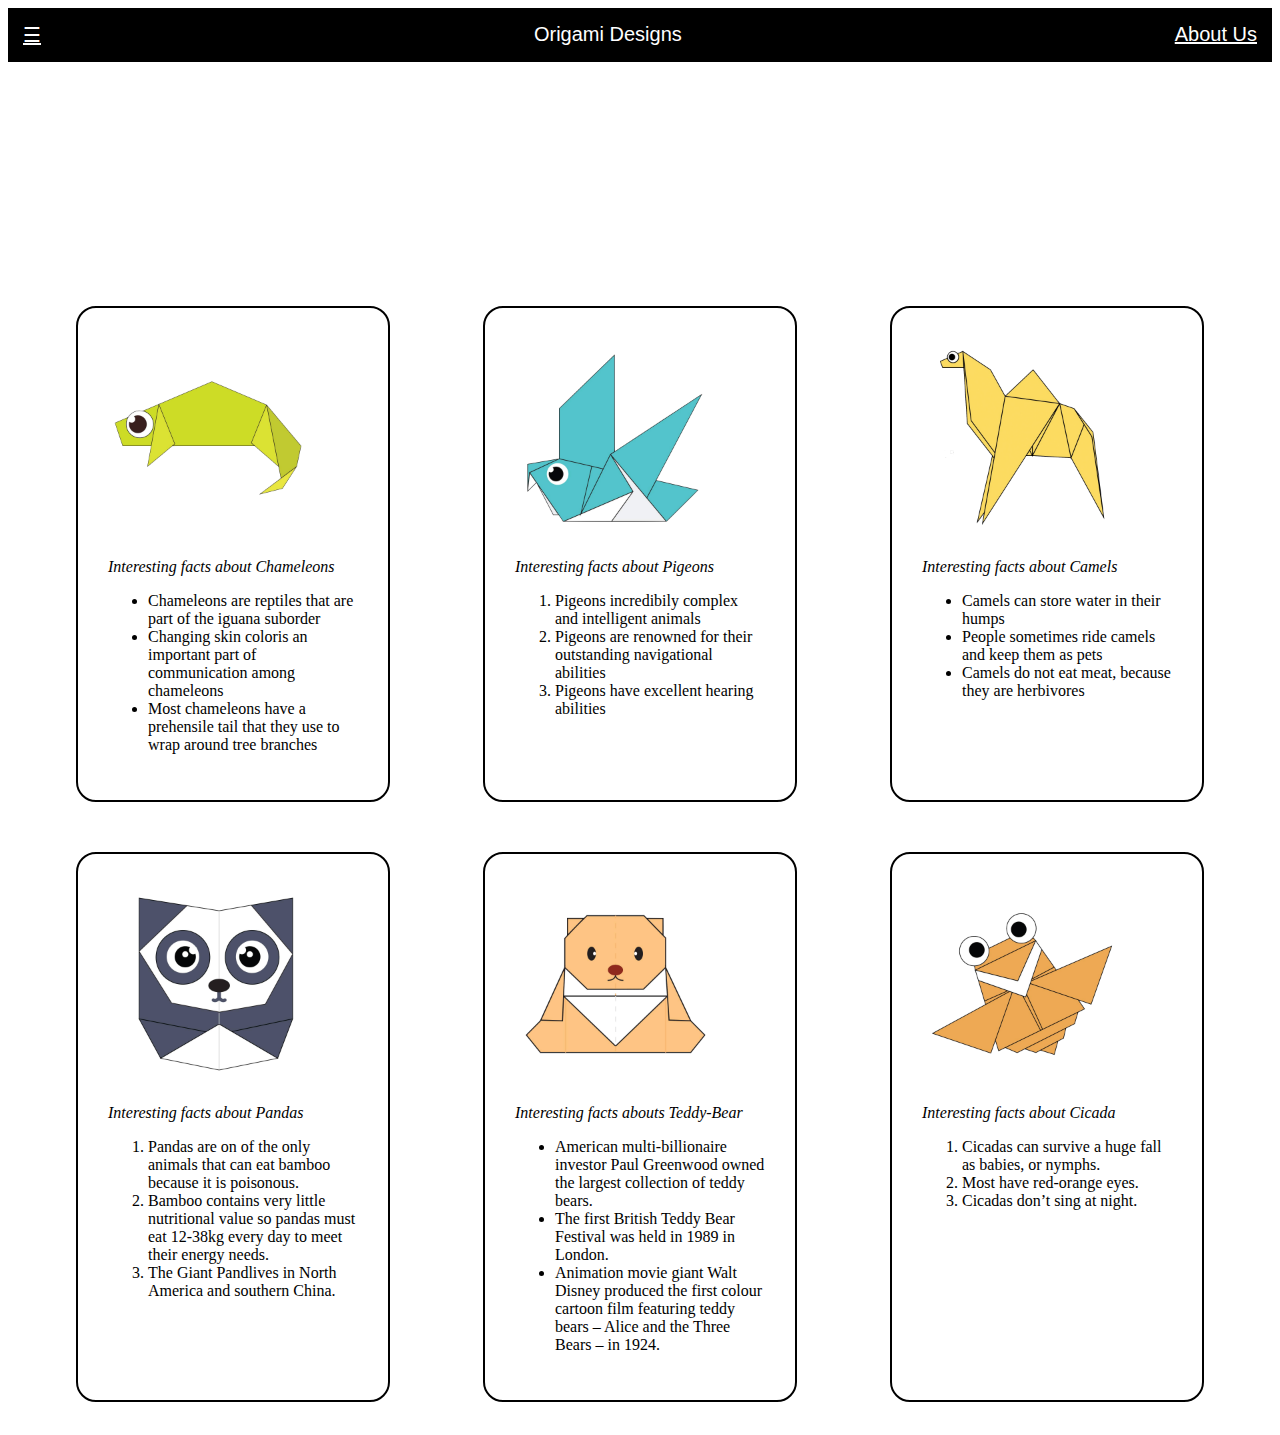
<file: Project 52/index.html>
<!DOCTYPE html>
<html>

<head>
    <title>Origami Designs</title>
    <link rel="stylesheet" type="text/css" href="style.css" />
    <style>
    </style>
</head>

<body>

    <div class="header">
        <div class="menu">
            <div><a href="#">☰</a></div>
            <div>Origami Designs</div>
            <div> <a href="aboutus.html"> About Us</a></div>
        </div>
    </div>

    <div class="bodyimg">
        <div class="introtitle">
            <h1>
                Origami Instructions and Diagrams
            </h1>
        </div>
        <div class="intro">

            <h3>
                Step by step diagrams are probably the most popular and easiest to follow way tp show how to fold things
                out
                of paper.
                Trying to find a good origami instructions on the Internetcan be a lot of work though.
                To help your search we've put together the largest database of free orogami diagrams anywhere on the
                Internet.
            </h3>
        </div>
    </div>

    <a href="followus.html"> Follow Us</a>
    <br>
    <br>
    <div class="grid">
        <div class="origami">

            <a href="https://origami.me/chameleon/">
                <img src="images/chameleon.png" width="200px" height="200px"></a>
            <p><i>Interesting facts about Chameleons</i></p>
            <ul>
                <li>Chameleons are reptiles that are part of the iguana suborder</li>
                <li>Changing skin coloris an important part of communication among chameleons</li>
                <li>Most chameleons have a prehensile tail that they use to wrap around tree branches</li>
            </ul>
        </div>
        <div class="origami">


            <a href="https://origami.me/pigeon/">
                <img src="images/pigeon.png" width="200px" height="200px"></a>
            <p><i>Interesting facts about Pigeons</i></p>
            <ol>
                <li>Pigeons incredibily complex and intelligent animals</li>
                <li>Pigeons are renowned for their outstanding navigational abilities</li>
                <li>Pigeons have excellent hearing abilities</li>
            </ol>
        </div>
        <div class="origami">
            <a href="https://origami.me/camel/">
                <img src="images/camel.png" width="200px" height="200px"></a>
            <p><i>Interesting facts about Camels</i></p>
            <ul>
                <li>Camels can store water in their humps</li>
                <li>People sometimes ride camels and keep them as pets</li>
                <li>Camels do not eat meat, because they are herbivores</li>
            </ul>
        </div>
        <div class="origami">

            <a href="https://origami.me/panda/">
                <img src="images/panda.png" width="200px" height="200px"></a>
            <p><i>Interesting facts about Pandas</i></p>
            <ol>
                <li>Pandas are on of the only animals that can eat bamboo because it is poisonous.</li>
                <li>Bamboo contains very little nutritional value so pandas must eat 12-38kg every day to meet their
                    energy
                    needs.</li>
                <li>The Giant Pandlives in North America and southern China.</li>
            </ol>
        </div>

        <div class="origami">

            <a href="https://origami.me/teddy-bear/">
                <img src="images/teddy.png" width="200px" height="200px"></a>
            <p><i>Interesting facts abouts Teddy-Bear</i></p>
            <ul>
                <li>American multi-billionaire investor Paul Greenwood owned the largest collection of teddy bears.
                </li>
                <li>The first British Teddy Bear Festival was held in 1989 in London.
                </li>
                <li>Animation movie giant Walt Disney produced the first colour cartoon film featuring teddy bears –
                    Alice and the Three Bears – in 1924.
                </li>
            </ul>
        </div>
        <div class="origami">

            <a href="https://origami.me/cicada/">
                <img src="images/cicada.png" width="200px" height="200px"></a>
            <p><i>Interesting facts about Cicada</i></p>
            <ol>
                <li>Cicadas can survive a huge fall as babies, or nymphs.
                </li>
                <li>Most have red-orange eyes.
                </li>
                <li>Cicadas don’t sing at night.</li>
            </ol>
        </div>

    </div>
</body>

</html>
</file>
<file: Project 52/style.css>
a:link {
    color: white
    }
    a:visited{
        color:white
    }

/* * {
    border: solid;
} */

.menu{
    display: flex;
    justify-content: space-between;
    background-color: #000000;
    padding: 15px;
    font-size: 20px;
    font-family: sans-serif;
    font-weight: 400;
    color: #ffffff;
}

.grid{
    /* border: 2px solid black; */
    border-radius: 50px;
    display: flex;
    flex-wrap: wrap;
    justify-content: space-evenly;
    align-self: center;
}

.origami{
    border-radius: 20px;
    background-color: #ffffff;
    border: 2px solid #000000;
    padding: 30px;
    margin: 25px;
    width: 250px;
    font-family: fantasy;
    position: relative;
}
/* 
.origami p{
    position: absolute;
} */

.origami:hover{
    transform: scale(1.2);
}

.bodyimg {
    color: white;
    background-image: url('https://cutewallpaper.org/21/cool-black-backrounds/Cool-Black-Background-Designs-47-images-.jpg');
    background-size: 600px 100%;

}

.intro {
        display: flex;
    justify-content: center;
}

.introtitle{
    display: flex;
    justify-content: center;
}
</file>
